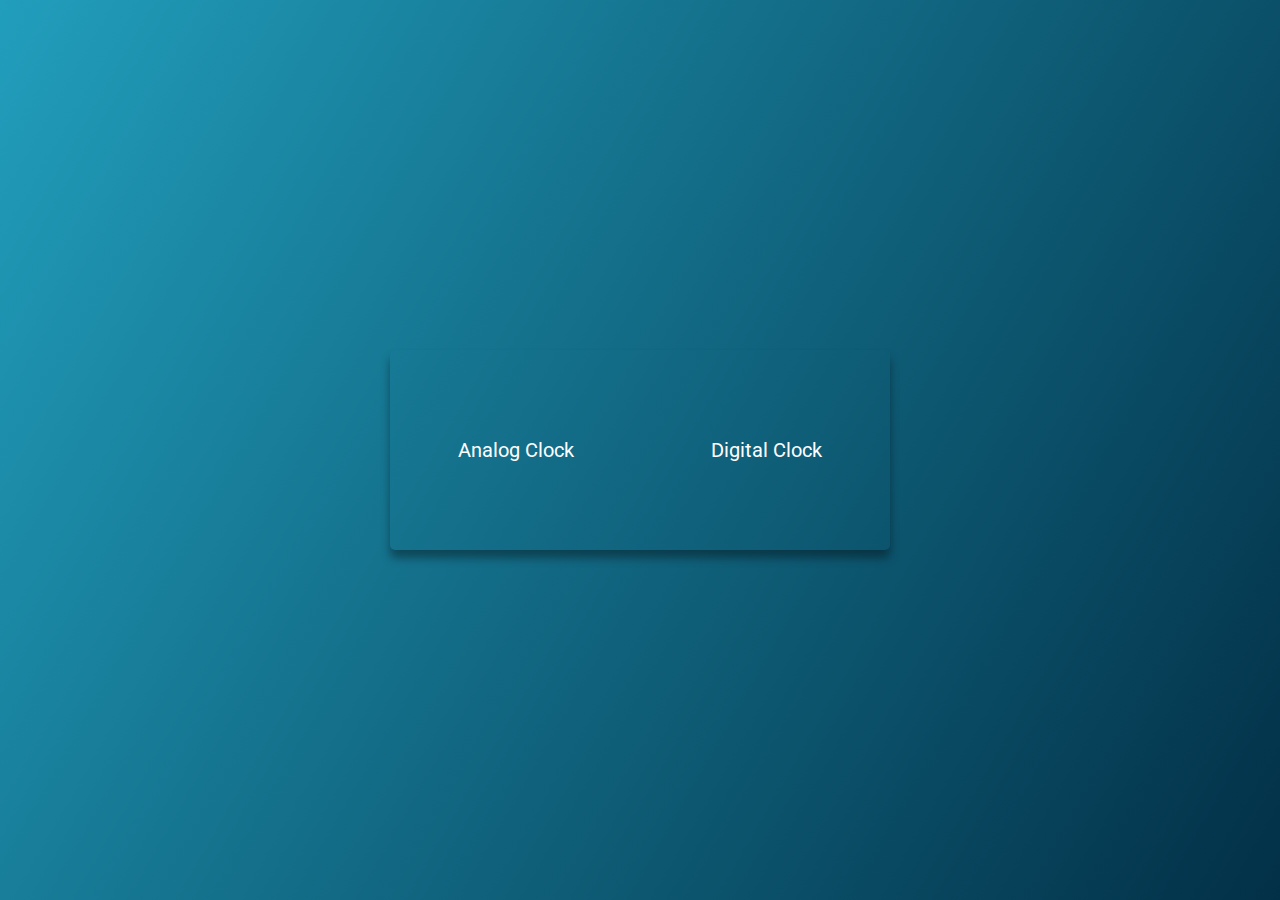
<file: clock/index.html>
<!DOCTYPE html>
<html lang="en">
<head>
    <meta charset="UTF-8">
    <meta http-equiv="X-UA-Compatible" content="IE=edge">
    <meta name="viewport" content="width=device-width, initial-scale=1.0">
    <link rel="stylesheet" href="./assets/index.css">
    <title>Clocks</title>
</head>
<body>
    <main class="container">
        <div class="links">
            <a class="link-clock analog" href="./analog.html">Analog Clock</a>
            <a class="link-clock digital" href="./digital.html">Digital Clock</a>
        </div>
    </main>
</body>
</html>
</file>
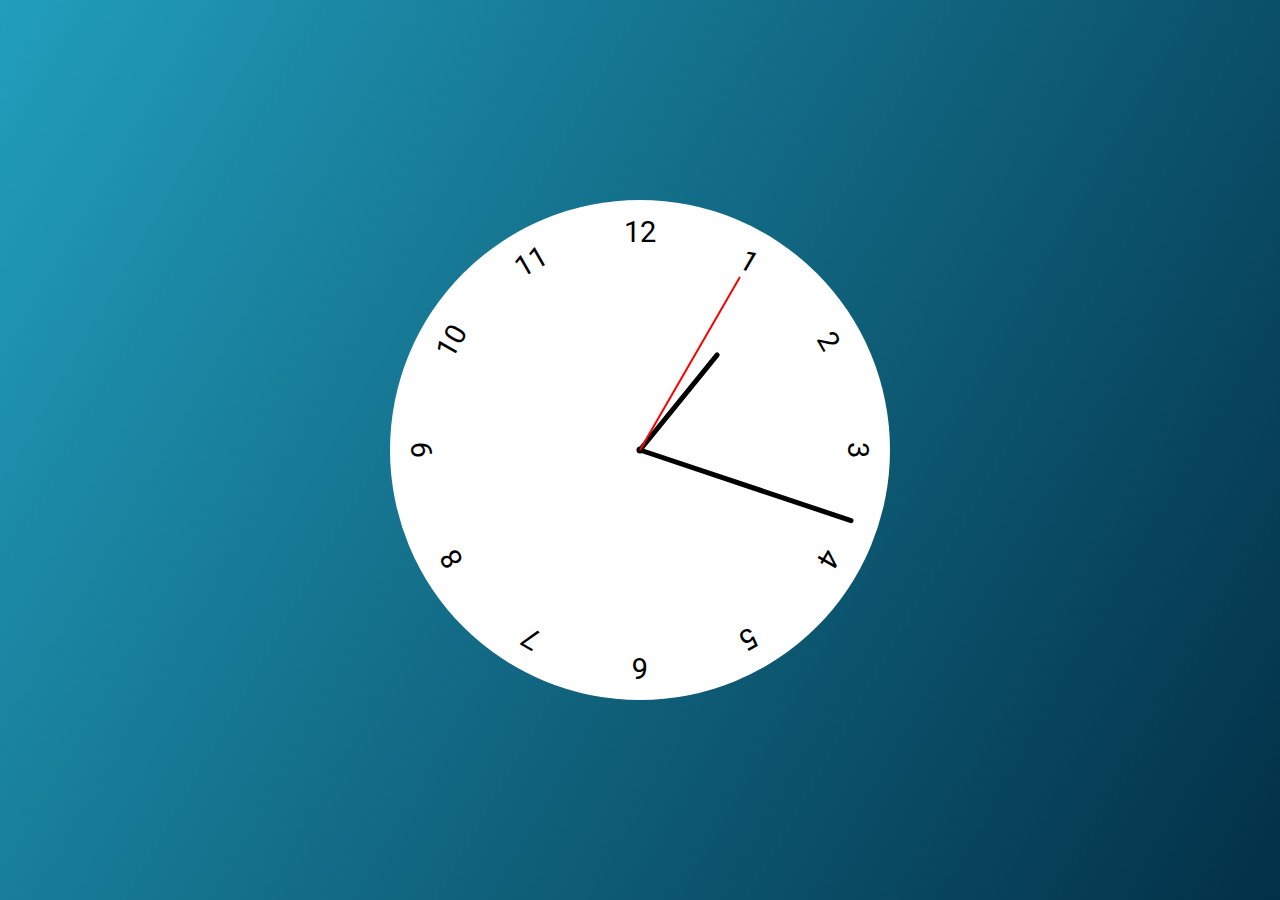
<file: clock/analog.html>
<!DOCTYPE html>
<html lang="en">
<head>
    <meta charset="UTF-8">
    <meta http-equiv="X-UA-Compatible" content="IE=edge">
    <meta name="viewport" content="width=device-width, initial-scale=1.0">
    <link rel="stylesheet" href="./assets/analog.css">
    <script defer src="./assets/analog.js"></script>
    <title>Analog CLock</title>
</head>
<body>
    <main class="container">
        <div class="clock">
            <div class="pointer seconds">
            </div>
            <div class="pointer minutes">
            </div>
            <div class="pointer hours">
            </div>


            <div class="div number number-1">1</div> <!--  div.div.numer.number-$*12{$}  -->
            <div class="div number number-2">2</div>
            <div class="div number number-3">3</div>
            <div class="div number number-4">4</div>
            <div class="div number number-5">5</div>
            <div class="div number number-6">6</div>
            <div class="div number number-7">7</div>
            <div class="div number number-8">8</div>
            <div class="div number number-9">9</div>
            <div class="div number number-10">10</div>
            <div class="div number number-11">11</div>
            <div class="div number number-12">12</div>
        </div>
    </main>
</body>
</html>
</file>
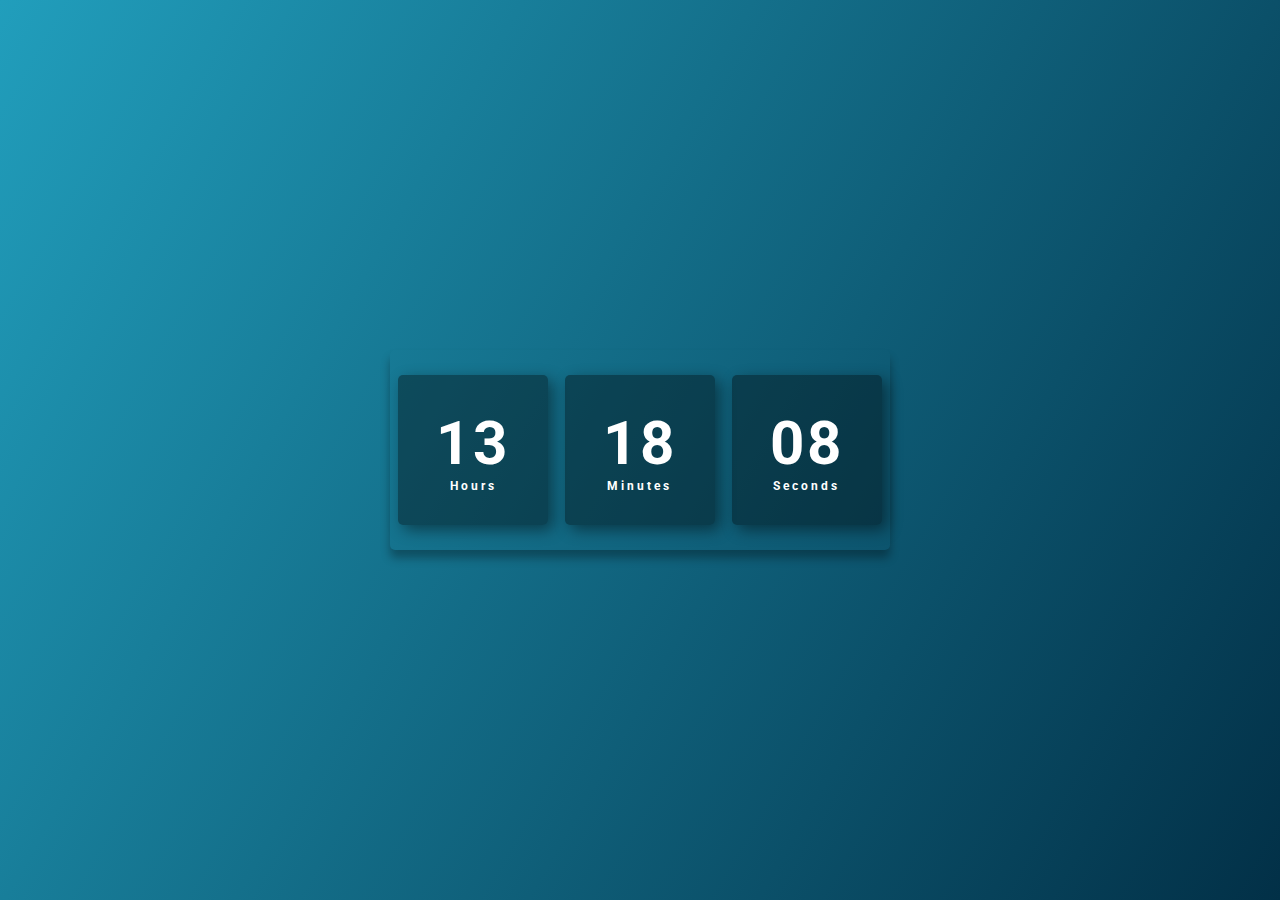
<file: clock/digital.html>
<!DOCTYPE html>
<html lang="en">

<head>
    <meta charset="UTF-8">
    <meta http-equiv="X-UA-Compatible" content="IE=edge">
    <meta name="viewport" content="width=device-width, initial-scale=1.0">
    <link rel="stylesheet" href="./assets/digital.css">
    <script defer src="./assets/digital.js"></script>
    <title>Clock</title>

</head>

<body>

    <main class="container">
        <div class="clock">
            <!-- main.container-->
            <div class="time-wrapper">
                <span id="hours">00</span>
                <span class="time">Hours</span>

            </div>

            <div class="time-wrapper">
                <span id="minutes">00</span>
                <span class="time">Minutes</span>

            </div>

            <div class="time-wrapper">
                <span id="seconds">00</span>
                <span class="time">Seconds</span>

            </div>
        </div>
    </main>
    
</body>

</html>
</file>
<file: clock/assets/index.css>
@import url(https://fonts.googleapis.com/css2?family=Roboto&display=swap%22);

* {
    margin: 0;
    padding: 0;
    box-sizing: border-box;
    -webkit-font-smoothing: antialiased;
    -moz-osx-font-smoothing: grayscale;
    font-family: "Roboto", sans-serif;
}

.container {
    height: 100vh;
    background: linear-gradient(120deg, #219ebc, #023047);
    display: flex;
    align-items: center;
    justify-content: center;
}

.links {
    display: flex;
    align-items: center;
    justify-content: space-around;
    height: 200px;
    width: 500px;
    background: transparent;
    box-shadow: 0px 8px 10px #00000060;
    border-radius: 5px;
}

.link-clock {
    text-decoration: none;
    font-size: 20px;
    color: white;
}

.link-clock:hover {
    transition: 0.2s ease-in-out;
    transform: scale(1.1);
}

.link-clock:visited {
    color: white;
}
</file>
<file: clock/assets/analog.css>
@import url('https://fonts.googleapis.com/css2?family=Roboto&display=swap');


* {
    margin: 0;
    padding: 0;
    box-sizing: border-box;
    -webkit-font-smoothing: antialiased;
    -moz-osx-font-smoothing: grayscale;
    font-family: 'Roboto', sans-serif;
}

.container{
    height: 100vh;
    background: linear-gradient(120deg, #219EBC, #023047);
    display: flex;
    align-items: center;
    justify-content: center;

}

.clock{
    background-color: #ffffff;
    width: 500px;
    height: 500px;
    border-radius: 50%;
    box-shadow: inset 0 0 30px #0000001a, 0 20px 20px #0000002a, 0 0 4px, #ffffff;
    position: relative;
    
}

.clock .number{
    --rotation:0;

    position: absolute;
    width: 100%;
    height: 100%;
    text-align: center;
    transform: rotate(var(--rotation));
    font-size: 1.8rem;
    padding: 15px;
}

.clock .number.number-1{
    --rotation:30deg;
}
.clock .number.number-2{
    --rotation:60deg;
}
.clock .number.number-3{
    --rotation:90deg;
}
.clock .number.number-4{
    --rotation:120deg;
}
.clock .number.number-5{
    --rotation:150deg;
}
.clock .number.number-6{
    --rotation:180deg;
}
.clock .number.number-7{
    --rotation:210deg;
}
.clock .number.number-8{
    --rotation:240deg;
}
.clock .number.number-9{
    --rotation:270deg;
}
.clock .number.number-10{
    --rotation:300deg;
}
.clock .number.number-11{
    --rotation:330deg;
}

.clock::before{
    content: "";
    position: absolute;
    border-radius: 50%;
    width: 7px;
    height: 7px;
    background-color: black;
    top: 50%;
    left: 50%;
    transform: translate(-50%,-50%);

}

.clock .pointer{
    --rotation:0;

    position: absolute;
    bottom: 50%;
    left: 50%;
    transform: translateX(-50%) rotate(calc(var(--rotation)* 1deg));
    transform-origin: bottom;
    border-radius: 3px 3px 0px 0px; /* ponta superior esquerda, direita , ponta inferior esquerda, direita*/
}


.clock .pointer.seconds{
    width: 2px;
    height: 40%;
    background: red;
    z-index: 11;
}

.clock .pointer.minutes{
    width: 5px;
    height: 45%;
    background-color: black;
    z-index: 10;

}

.clock .pointer.hours{
    width: 5px;
    height: 25%;
    background:black;
    z-index: 10;
}
</file>
<file: clock/assets/digital.css>
@import url('https://fonts.googleapis.com/css2?family=Roboto&display=swap');


* {
    margin: 0;
    padding: 0;
    box-sizing: border-box;
    -webkit-font-smoothing: antialiased;
    -moz-osx-font-smoothing: grayscale;
    font-family: 'Roboto', sans-serif;
}

.container{
    height: 100vh;
    background: linear-gradient(120deg, #219EBC, #023047);
    display: flex;
    justify-content: center;
    align-items: center;
}

.clock{
    display: flex;
    align-items: center;
    justify-content: space-around;
    height: 200px;
    width: 500px;
    background: transparent;
    box-shadow: 0px 8px 10px #00000050; /*2 ultimos numeros eh intensidade*/
    border-radius: 5px; /*arredondar*/
}

.time-wrapper{
    background-color: red;
    height: 150px;
    width: 150px;
    display: flex;
    flex-direction: column;
    align-items: center;
    justify-content: center;
    color: white;
    background-color: #00000060;
    box-shadow: 5px 5px 15px #00000070;
    border-radius: 5px;
    border: 7px;
    letter-spacing: 3px;
}

.time-wrapper span{
    font-weight: bolder;
    font-size: 60px;

}

.time-wrapper span.time{
    font-size: 12px;
}
</file>
